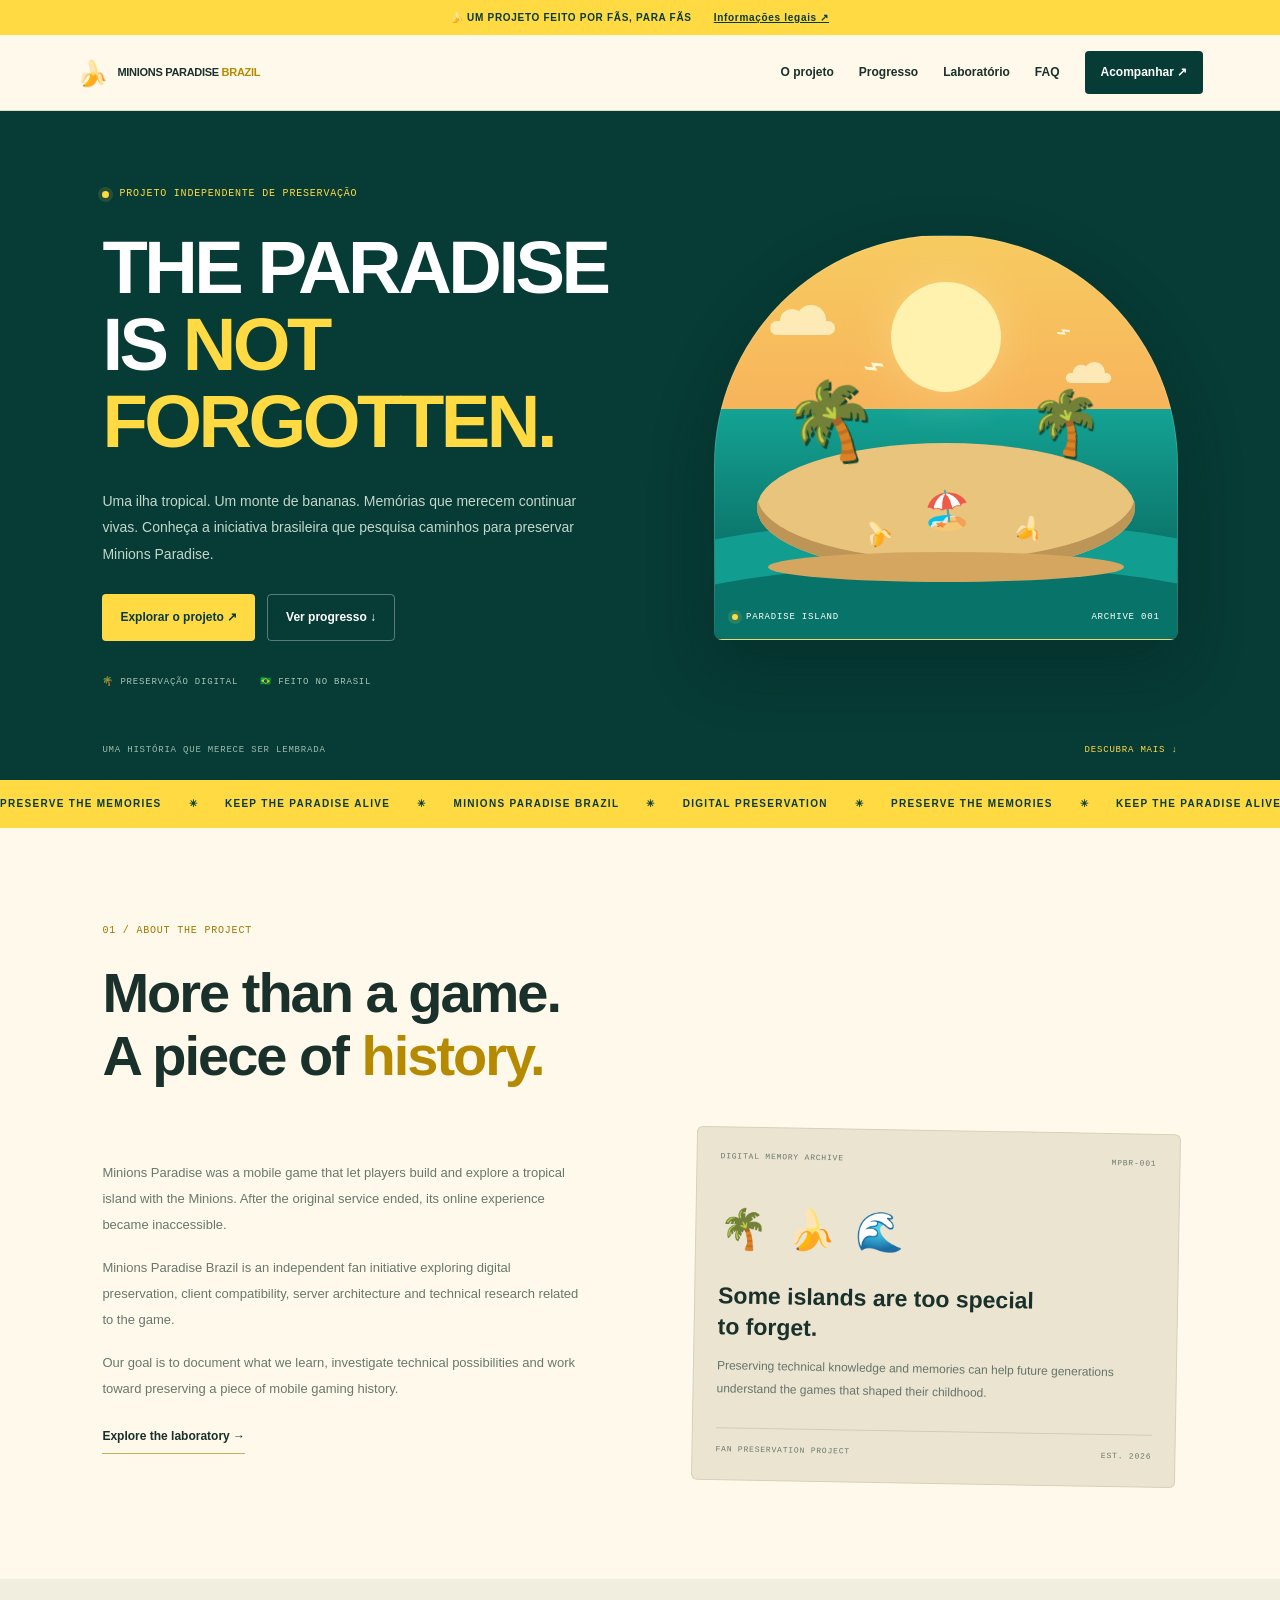
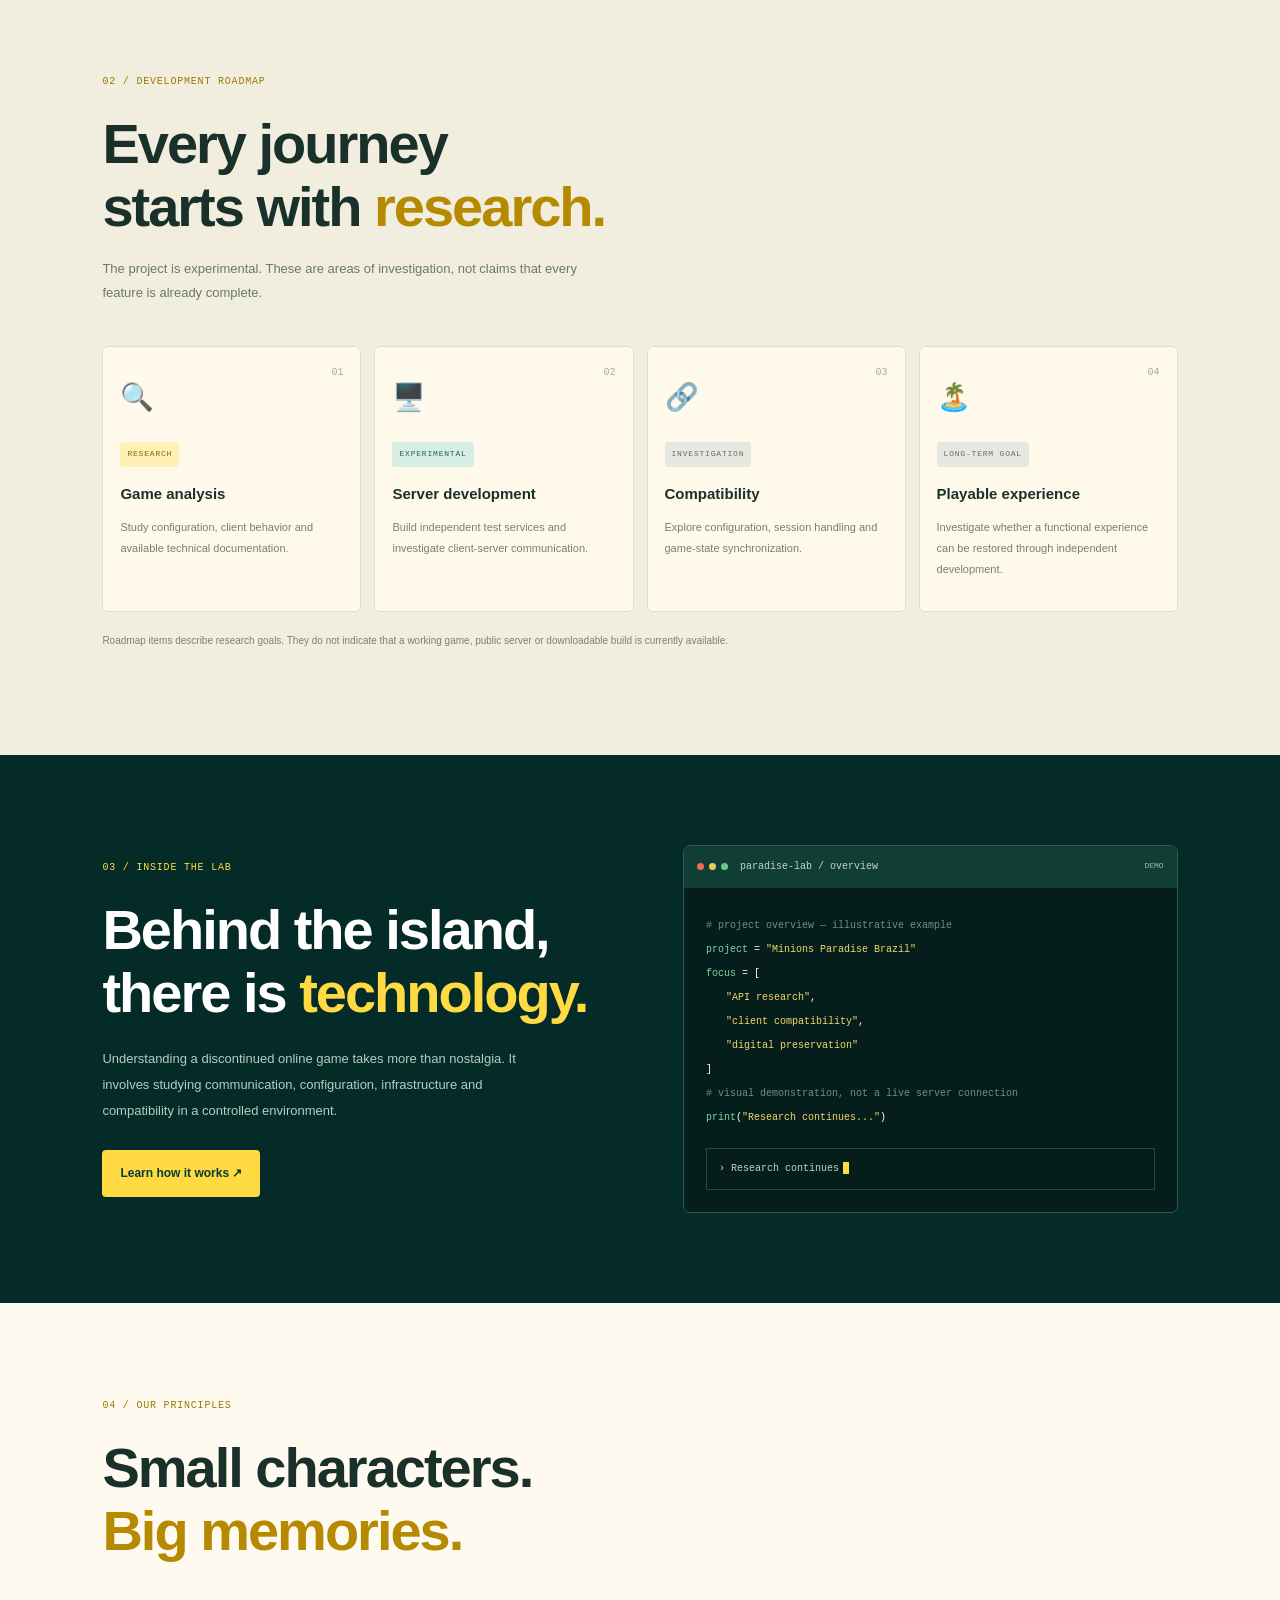
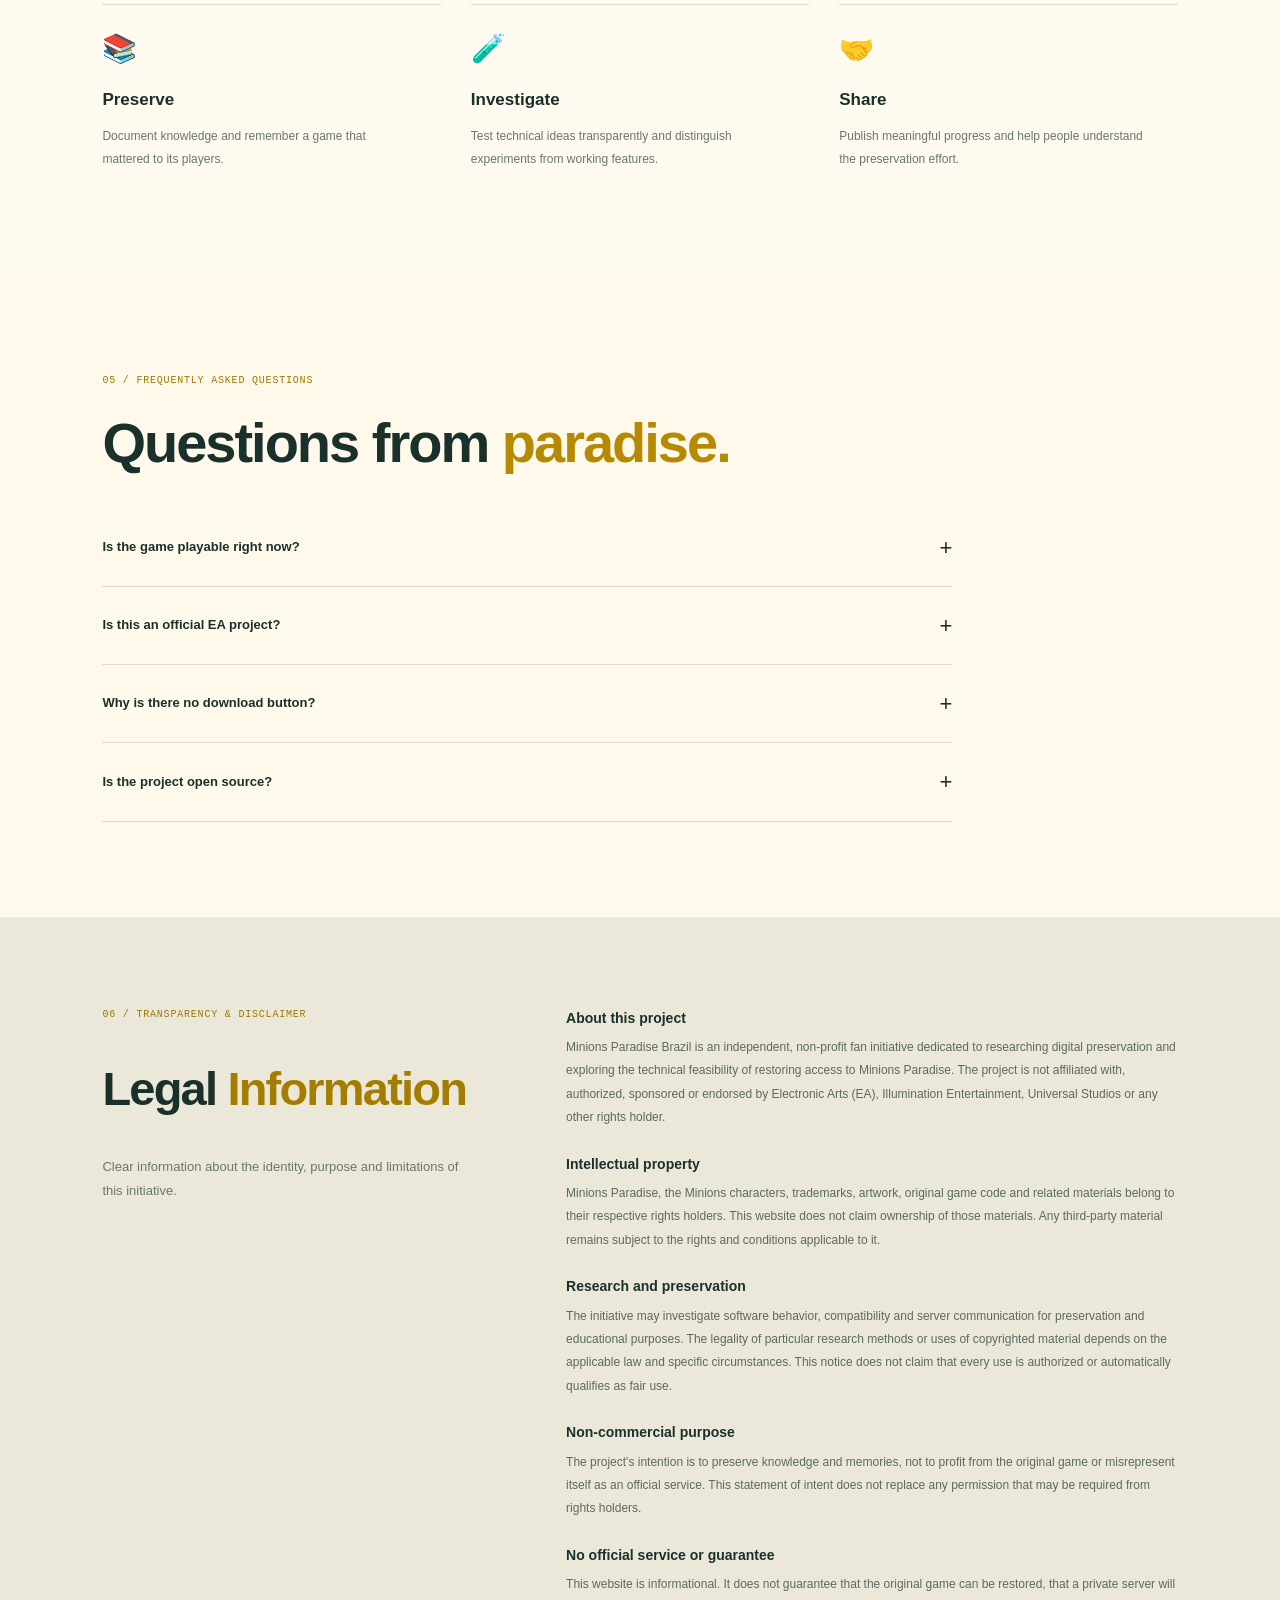
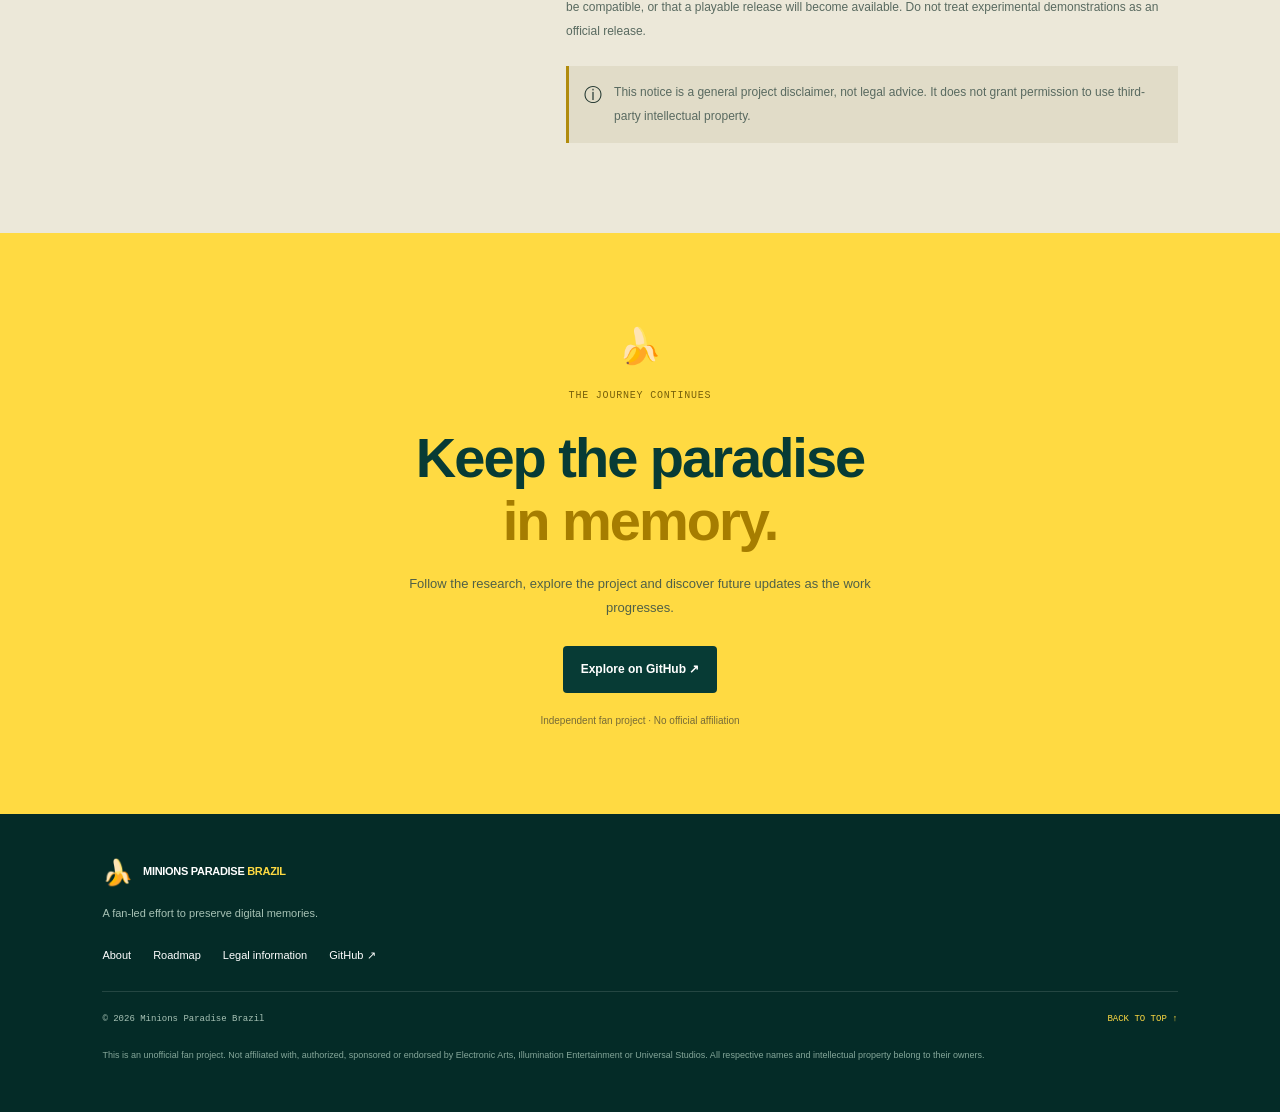
<file: index.html>
<!DOCTYPE html>
<html lang="pt-BR">
<head>
  <meta charset="UTF-8">
  <meta name="viewport" content="width=device-width, initial-scale=1">
  <meta name="theme-color" content="#073b35">
  <meta name="description" content="Minions Paradise Brazil — iniciativa independente de fãs dedicada à preservação digital e à pesquisa sobre Minions Paradise.">
  <title>Minions Paradise Brazil — O paraíso continua</title>
  <link rel="stylesheet" href="./style.css">
  <script src="./script.js" defer></script>
</head>
<body>
  <div class="topbar">
    <span>🍌 UM PROJETO FEITO POR FÃS, PARA FÃS</span>
    <a href="#legal">Informações legais ↗</a>
  </div>

  <header class="header">
    <a href="#home" class="brand">
      <span class="brand-icon">🍌</span>
      <span>MINIONS PARADISE <b>BRAZIL</b></span>
    </a>

    <button class="menu-toggle" id="menu-toggle"
      aria-label="Abrir menu" aria-expanded="false">☰</button>

    <nav class="nav" id="nav">
      <a href="#about">O projeto</a>
      <a href="#progress">Progresso</a>
      <a href="#laboratory">Laboratório</a>
      <a href="#faq">FAQ</a>
      <a class="nav-button" href="#follow">Acompanhar ↗</a>
    </nav>
  </header>

  <main>
    <section class="hero" id="home">
      <div class="hero-content">
        <div class="eyebrow">
          <span class="status-dot"></span>
          PROJETO INDEPENDENTE DE PRESERVAÇÃO
        </div>

        <h1>THE PARADISE<br>IS <span>NOT FORGOTTEN.</span></h1>

        <p class="hero-description">
          Uma ilha tropical. Um monte de bananas. Memórias que merecem
          continuar vivas. Conheça a iniciativa brasileira que pesquisa
          caminhos para preservar Minions Paradise.
        </p>

        <div class="hero-actions">
          <a class="button button-yellow" href="#about">Explorar o projeto ↗</a>
          <a class="button button-outline" href="#progress">Ver progresso ↓</a>
        </div>

        <div class="hero-meta">
          <span>🌴 PRESERVAÇÃO DIGITAL</span>
          <span>🇧🇷 FEITO NO BRASIL</span>
        </div>
      </div>

      <div class="island-art" aria-label="Ilustração de uma ilha tropical">
        <div class="sun"></div>
        <div class="cloud cloud-one"></div>
        <div class="cloud cloud-two"></div>
        <div class="bird bird-one">⌁</div>
        <div class="bird bird-two">⌁</div>

        <div class="island">
          <div class="palm palm-one"><span>🌴</span></div>
          <div class="palm palm-two"><span>🌴</span></div>
          <div class="hut">🏖️</div>
          <div class="banana banana-one">🍌</div>
          <div class="banana banana-two">🍌</div>
        </div>

        <div class="wave wave-one"></div>
        <div class="wave wave-two"></div>

        <div class="art-label">
          <span class="status-dot"></span>
          PARADISE ISLAND
          <span>ARCHIVE 001</span>
        </div>
      </div>

      <div class="hero-bottom">
        <span>UMA HISTÓRIA QUE MERECE SER LEMBRADA</span>
        <a href="#about">DESCUBRA MAIS ↓</a>
      </div>
    </section>

    <div class="ticker">
      <div class="ticker-track">
        <span>PRESERVE THE MEMORIES</span> ✳
        <span>KEEP THE PARADISE ALIVE</span> ✳
        <span>MINIONS PARADISE BRAZIL</span> ✳
        <span>DIGITAL PRESERVATION</span> ✳
        <span>PRESERVE THE MEMORIES</span> ✳
        <span>KEEP THE PARADISE ALIVE</span> ✳
        <span>MINIONS PARADISE BRAZIL</span> ✳
        <span>DIGITAL PRESERVATION</span> ✳
      </div>
    </div>

    <section class="section" id="about">
      <div class="section-heading">
        <span class="section-label">01 / ABOUT THE PROJECT</span>
        <h2>More than a game.<br>A piece of <span>history.</span></h2>
      </div>

      <div class="about-grid">
        <div class="about-copy">
          <p>
            Minions Paradise was a mobile game that let players build and
            explore a tropical island with the Minions. After the original
            service ended, its online experience became inaccessible.
          </p>

          <p>
            Minions Paradise Brazil is an independent fan initiative exploring
            digital preservation, client compatibility, server architecture
            and technical research related to the game.
          </p>

          <p>
            Our goal is to document what we learn, investigate technical
            possibilities and work toward preserving a piece of mobile gaming
            history.
          </p>

          <a href="#laboratory" class="text-link">Explore the laboratory →</a>
        </div>

        <div class="memory-card">
          <div class="memory-card-top">
            <span>DIGITAL MEMORY ARCHIVE</span>
            <span>MPBR-001</span>
          </div>

          <div class="memory-illustration">🌴 🍌 🌊</div>

          <h3>Some islands are too special to forget.</h3>

          <p>
            Preserving technical knowledge and memories can help future
            generations understand the games that shaped their childhood.
          </p>

          <div class="memory-card-bottom">
            <span>FAN PRESERVATION PROJECT</span>
            <span>EST. 2026</span>
          </div>
        </div>
      </div>
    </section>

    <section class="section progress-section" id="progress">
      <div class="section-heading">
        <span class="section-label">02 / DEVELOPMENT ROADMAP</span>
        <h2>Every journey<br>starts with <span>research.</span></h2>
        <p class="section-intro">
          The project is experimental. These are areas of investigation,
          not claims that every feature is already complete.
        </p>
      </div>

      <div class="progress-grid">
        <article class="progress-card">
          <span class="card-number">01</span>
          <div class="card-icon">🔍</div>
          <span class="badge badge-research">RESEARCH</span>
          <h3>Game analysis</h3>
          <p>Study configuration, client behavior and available technical documentation.</p>
        </article>

        <article class="progress-card">
          <span class="card-number">02</span>
          <div class="card-icon">🖥️</div>
          <span class="badge badge-testing">EXPERIMENTAL</span>
          <h3>Server development</h3>
          <p>Build independent test services and investigate client-server communication.</p>
        </article>

        <article class="progress-card">
          <span class="card-number">03</span>
          <div class="card-icon">🔗</div>
          <span class="badge badge-planned">INVESTIGATION</span>
          <h3>Compatibility</h3>
          <p>Explore configuration, session handling and game-state synchronization.</p>
        </article>

        <article class="progress-card">
          <span class="card-number">04</span>
          <div class="card-icon">🏝️</div>
          <span class="badge badge-planned">LONG-TERM GOAL</span>
          <h3>Playable experience</h3>
          <p>Investigate whether a functional experience can be restored through independent development.</p>
        </article>
      </div>

      <p class="footnote">
        Roadmap items describe research goals. They do not indicate that a
        working game, public server or downloadable build is currently available.
      </p>
    </section>

    <section class="laboratory-section" id="laboratory">
      <div class="laboratory-grid">
        <div class="laboratory-copy">
          <span class="section-label">03 / INSIDE THE LAB</span>
          <h2>Behind the island,<br>there is <span>technology.</span></h2>
          <p>
            Understanding a discontinued online game takes more than nostalgia.
            It involves studying communication, configuration, infrastructure
            and compatibility in a controlled environment.
          </p>
          <a href="#faq" class="button button-yellow">Learn how it works ↗</a>
        </div>

        <div class="terminal">
          <div class="terminal-header">
            <div class="terminal-lights"><i></i><i></i><i></i></div>
            <span>paradise-lab / overview</span>
            <span class="terminal-tag">DEMO</span>
          </div>

          <div class="terminal-body">
            <p class="comment"># project overview — illustrative example</p>
            <p><span class="green">project</span> = <span class="yellow">"Minions Paradise Brazil"</span></p>
            <p><span class="green">focus</span> = [</p>
            <p class="indent"><span class="yellow">"API research"</span>,</p>
            <p class="indent"><span class="yellow">"client compatibility"</span>,</p>
            <p class="indent"><span class="yellow">"digital preservation"</span></p>
            <p>]</p>
            <p class="comment"># visual demonstration, not a live server connection</p>
            <p><span class="green">print</span>(<span class="yellow">"Research continues..."</span>)</p>
            <div class="terminal-output">
              <span>›</span> Research continues<span class="cursor"></span>
            </div>
          </div>
        </div>
      </div>
    </section>

    <section class="section principles-section">
      <div class="section-heading">
        <span class="section-label">04 / OUR PRINCIPLES</span>
        <h2>Small characters.<br><span>Big memories.</span></h2>
      </div>

      <div class="principles-grid">
        <article class="principle">
          <span>📚</span>
          <h3>Preserve</h3>
          <p>Document knowledge and remember a game that mattered to its players.</p>
        </article>

        <article class="principle">
          <span>🧪</span>
          <h3>Investigate</h3>
          <p>Test technical ideas transparently and distinguish experiments from working features.</p>
        </article>

        <article class="principle">
          <span>🤝</span>
          <h3>Share</h3>
          <p>Publish meaningful progress and help people understand the preservation effort.</p>
        </article>
      </div>
    </section>

    <section class="faq-section section" id="faq">
      <div class="section-heading">
        <span class="section-label">05 / FREQUENTLY ASKED QUESTIONS</span>
        <h2>Questions from <span>paradise.</span></h2>
      </div>

      <div class="faq-list">
        <details>
          <summary>Is the game playable right now?<span>+</span></summary>
          <p>
            This website does not announce a playable release. Research and
            compatibility work are experimental, and a working experience
            depends on resolving technical challenges.
          </p>
        </details>

        <details>
          <summary>Is this an official EA project?<span>+</span></summary>
          <p>
            No. Minions Paradise Brazil is an independent fan initiative.
            It is not affiliated with, authorized, sponsored or endorsed by
            Electronic Arts, Illumination or Universal.
          </p>
        </details>

        <details>
          <summary>Why is there no download button?<span>+</span></summary>
          <p>
            No authorized release is announced on this website. We will only
            publish downloads when there is appropriate material that can
            responsibly and lawfully be distributed.
          </p>
        </details>

        <details>
          <summary>Is the project open source?<span>+</span></summary>
          <p>
            The website code can be shared independently. The game's original
            code, artwork and other proprietary assets are separate and are
            not automatically open source.
          </p>
        </details>
      </div>
    </section>

    <section class="legal-section" id="legal">
      <div class="legal-inner">
        <div class="legal-heading">
          <span class="section-label">06 / TRANSPARENCY & DISCLAIMER</span>
          <h2>Legal <span>Information</span></h2>
          <p>Clear information about the identity, purpose and limitations of this initiative.</p>
        </div>

        <div class="legal-content">
          <h3>About this project</h3>
          <p>
            Minions Paradise Brazil is an independent, non-profit fan initiative
            dedicated to researching digital preservation and exploring the
            technical feasibility of restoring access to Minions Paradise.
            The project is not affiliated with, authorized, sponsored or
            endorsed by Electronic Arts (EA), Illumination Entertainment,
            Universal Studios or any other rights holder.
          </p>

          <h3>Intellectual property</h3>
          <p>
            Minions Paradise, the Minions characters, trademarks, artwork,
            original game code and related materials belong to their respective
            rights holders. This website does not claim ownership of those
            materials. Any third-party material remains subject to the rights
            and conditions applicable to it.
          </p>

          <h3>Research and preservation</h3>
          <p>
            The initiative may investigate software behavior, compatibility
            and server communication for preservation and educational purposes.
            The legality of particular research methods or uses of copyrighted
            material depends on the applicable law and specific circumstances.
            This notice does not claim that every use is authorized or
            automatically qualifies as fair use.
          </p>

          <h3>Non-commercial purpose</h3>
          <p>
            The project's intention is to preserve knowledge and memories,
            not to profit from the original game or misrepresent itself as
            an official service. This statement of intent does not replace
            any permission that may be required from rights holders.
          </p>

          <h3>No official service or guarantee</h3>
          <p>
            This website is informational. It does not guarantee that the
            original game can be restored, that a private server will be
            compatible, or that a playable release will become available.
            Do not treat experimental demonstrations as an official release.
          </p>

          <div class="legal-note">
            <span>ⓘ</span>
            <p>
              This notice is a general project disclaimer, not legal advice.
              It does not grant permission to use third-party intellectual
              property.
            </p>
          </div>
        </div>
      </div>
    </section>

    <section class="final-cta" id="follow">
      <div class="cta-icon">🍌</div>
      <span class="section-label">THE JOURNEY CONTINUES</span>
      <h2>Keep the paradise<br><span>in memory.</span></h2>
      <p>
        Follow the research, explore the project and discover future updates
        as the work progresses.
      </p>
      <a class="button button-dark"
        href="https://github.com/thurdripii"
        target="_blank" rel="noopener noreferrer">
        Explore on GitHub ↗
      </a>
      <small>Independent fan project · No official affiliation</small>
    </section>
  </main>

  <footer class="footer">
    <a href="#home" class="brand footer-brand">
      <span class="brand-icon">🍌</span>
      <span>MINIONS PARADISE <b>BRAZIL</b></span>
    </a>

    <p>A fan-led effort to preserve digital memories.</p>

    <div class="footer-links">
      <a href="#about">About</a>
      <a href="#progress">Roadmap</a>
      <a href="#legal">Legal information</a>
      <a href="https://github.com/thurdripii" target="_blank" rel="noopener noreferrer">GitHub ↗</a>
    </div>

    <div class="footer-bottom">
      <span>© <span id="year"></span> Minions Paradise Brazil</span>
      <a href="#home">BACK TO TOP ↑</a>
    </div>

    <p class="footer-legal">
      This is an unofficial fan project. Not affiliated with, authorized,
      sponsored or endorsed by Electronic Arts, Illumination Entertainment
      or Universal Studios. All respective names and intellectual property
      belong to their owners.
    </p>
  </footer>
</body>
</html>
</file>
<file: style.css>
:root {
  --green: #073b35;
  --deep: #042b27;
  --green-light: #14584b;
  --yellow: #ffda42;
  --cream: #fff9eb;
  --paper: #f2eedf;
  --ink: #1a302a;
  --muted: #68786d;
  --line: #e1ddcc;
  --mono: "Courier New", monospace;
  --sans: Arial, Helvetica, sans-serif;
}

* { box-sizing: border-box; }

html {
  scroll-behavior: smooth;
  scroll-padding-top: 90px;
}

body {
  margin: 0;
  color: var(--ink);
  background: var(--cream);
  font-family: var(--sans);
  line-height: 1.6;
}

a { color: inherit; text-decoration: none; }
button { font: inherit; }
section { scroll-margin-top: 85px; }

.topbar {
  min-height: 35px;
  padding: 8px 6%;
  background: var(--yellow);
  color: var(--green);
  display: flex;
  justify-content: center;
  align-items: center;
  gap: 22px;
  flex-wrap: wrap;
  font-size: 10px;
  font-weight: bold;
  letter-spacing: .7px;
}

.topbar a { text-decoration: underline; }

.header {
  position: sticky;
  top: 0;
  z-index: 20;
  min-height: 76px;
  padding: 0 6%;
  display: flex;
  justify-content: space-between;
  align-items: center;
  gap: 20px;
  background: var(--cream);
  border-bottom: 1px solid var(--line);
}

.brand {
  display: inline-flex;
  align-items: center;
  gap: 10px;
  font-size: 11px;
  font-weight: 900;
  letter-spacing: -.3px;
  white-space: nowrap;
}

.brand-icon { font-size: 25px; }
.brand b { color: #b68a00; }

.nav {
  display: flex;
  align-items: center;
  gap: 25px;
  font-size: 12px;
  font-weight: bold;
}

.nav a:not(.nav-button):hover,
.footer-links a:hover { color: #ae8300; }

.nav-button {
  background: var(--green);
  color: white;
  padding: 12px 16px;
  border-radius: 4px;
}

.menu-toggle {
  display: none;
  border: 0;
  background: transparent;
  color: var(--green);
  font-size: 25px;
  cursor: pointer;
}

.hero {
  min-height: 630px;
  position: relative;
  overflow: hidden;
  display: grid;
  grid-template-columns: 1.1fr .9fr;
  align-items: center;
  gap: 45px;
  padding: 75px 8% 90px;
  background: var(--green);
  color: white;
}

.hero-content { position: relative; z-index: 2; }

.eyebrow,
.section-label,
.hero-meta,
.hero-bottom,
.art-label,
.memory-card-top,
.memory-card-bottom,
.badge,
.team-label {
  font-family: var(--mono);
  font-size: 10px;
  letter-spacing: .8px;
}

.eyebrow {
  color: var(--yellow);
  display: flex;
  align-items: center;
  gap: 10px;
}

.status-dot {
  width: 7px;
  height: 7px;
  display: inline-block;
  border-radius: 50%;
  background: var(--yellow);
  box-shadow: 0 0 0 4px #ffda4220;
}

.hero h1 {
  font-size: clamp(42px, 5.8vw, 77px);
  line-height: 1.04;
  letter-spacing: -3.5px;
  margin: 27px 0;
}

.hero h1 span { color: var(--yellow); }

.hero-description {
  max-width: 500px;
  color: #c3d7cc;
  font-size: 14px;
  line-height: 1.9;
}

.hero-actions {
  display: flex;
  gap: 12px;
  flex-wrap: wrap;
  margin-top: 27px;
}

.button {
  min-height: 47px;
  padding: 0 18px;
  border-radius: 4px;
  display: inline-flex;
  justify-content: center;
  align-items: center;
  gap: 12px;
  font-size: 12px;
  font-weight: bold;
  transition: transform .2s, background .2s;
}

.button:hover { transform: translateY(-3px); }
.button-yellow { background: var(--yellow); color: var(--green); }
.button-outline { border: 1px solid #ffffff55; color: white; }
.button-outline:hover { background: #ffffff12; }

.hero-meta {
  display: flex;
  gap: 22px;
  flex-wrap: wrap;
  margin-top: 34px;
  color: #a9c5b8;
  font-size: 9px;
}

.island-art {
  position: relative;
  width: 100%;
  max-width: 470px;
  height: 405px;
  justify-self: center;
  overflow: hidden;
  border-radius: 230px 230px 8px 8px;
  border: 1px solid #ffffff24;
  background: linear-gradient(#f7cb60 0%, #f7b45b 43%, #13a394 43%, #07554d 100%);
  box-shadow: 0 25px 65px #001e1b55;
}

.sun {
  position: absolute;
  top: 46px;
  left: calc(50% - 55px);
  width: 110px;
  height: 110px;
  border-radius: 50%;
  background: #fff1ae;
  box-shadow: 0 0 50px #fff1ae55;
}

.cloud {
  position: absolute;
  width: 65px;
  height: 14px;
  border-radius: 20px;
  background: #fff8d4;
  opacity: .75;
}

.cloud::before,
.cloud::after {
  content: "";
  position: absolute;
  border-radius: 50%;
  background: inherit;
}

.cloud::before { width: 24px; height: 24px; left: 10px; top: -12px; }
.cloud::after { width: 30px; height: 30px; right: 9px; top: -16px; }
.cloud-one { top: 85px; left: 12%; }
.cloud-two { top: 135px; right: 12%; transform: scale(.7); }

.bird {
  position: absolute;
  color: #fff6d3;
  font-size: 36px;
  transform: rotate(-25deg);
}

.bird-one { top: 100px; left: 32%; }
.bird-two { top: 75px; right: 23%; font-size: 25px; }

.island {
  position: absolute;
  z-index: 2;
  left: 9%;
  top: 207px;
  width: 82%;
  height: 130px;
  border-radius: 50%;
  background: #e9c47d;
  box-shadow: inset 0 -13px #bd9556;
}

.island::after {
  content: "";
  position: absolute;
  left: 3%;
  bottom: -9px;
  width: 94%;
  height: 30px;
  border-radius: 50%;
  background: #d5a65f;
  z-index: -1;
}

.palm {
  position: absolute;
  top: -83px;
  font-size: 76px;
  filter: drop-shadow(2px 3px #16472e);
}

.palm-one { left: 7%; transform: rotate(-9deg); }
.palm-two { right: 6%; transform: rotate(8deg) scale(.8); }

.hut {
  position: absolute;
  top: 38px;
  left: calc(50% - 22px);
  font-size: 37px;
}

.banana {
  position: absolute;
  font-size: 23px;
}

.banana-one { bottom: 22px; left: 28%; transform: rotate(-25deg); }
.banana-two { bottom: 27px; right: 24%; transform: rotate(20deg); }

.wave {
  position: absolute;
  width: 125%;
  left: -12%;
  height: 90px;
  border-radius: 50%;
}

.wave-one { top: 285px; background: #119e91; }
.wave-two { top: 330px; background: #087469; }

.art-label {
  position: absolute;
  z-index: 4;
  left: 17px;
  right: 17px;
  bottom: 15px;
  display: flex;
  align-items: center;
  gap: 8px;
  color: white;
  font-size: 9px;
}

.art-label .status-dot { width: 6px; height: 6px; }
.art-label span:last-child { margin-left: auto; }

.hero-bottom {
  position: absolute;
  left: 8%;
  right: 8%;
  bottom: 22px;
  display: flex;
  justify-content: space-between;
  gap: 20px;
  color: #9cbcaf;
  font-size: 9px;
}

.hero-bottom a { color: var(--yellow); }

.ticker {
  overflow: hidden;
  background: var(--yellow);
  color: var(--green);
  padding: 16px 0;
}

.ticker-track {
  display: flex;
  align-items: center;
  justify-content: space-around;
  gap: 27px;
  width: max-content;
  min-width: 100%;
  font-size: 10px;
  font-weight: 900;
  letter-spacing: 1.3px;
}

.ticker-track span { white-space: nowrap; }

.section { padding: 95px 8%; }

.section-heading { max-width: 760px; }

.section-label {
  display: block;
  margin-bottom: 22px;
  color: #9c7800;
}

.section-heading h2,
.laboratory-copy h2,
.final-cta h2 {
  margin: 0;
  font-size: clamp(35px, 4.6vw, 56px);
  line-height: 1.13;
  letter-spacing: -2px;
}

.section-heading h2 span { color: #b68a00; }

.about-grid {
  display: grid;
  grid-template-columns: 1fr 1fr;
  gap: 10%;
  align-items: center;
  margin-top: 43px;
}

.about-copy p {
  color: var(--muted);
  font-size: 13px;
  line-height: 2;
  margin: 0 0 17px;
}

.text-link {
  display: inline-block;
  margin-top: 8px;
  padding-bottom: 7px;
  border-bottom: 1px solid #c5af56;
  font-size: 12px;
  font-weight: bold;
}

.memory-card {
  padding: 23px;
  background: #eae4d1;
  border: 1px solid #d8d0b9;
  border-radius: 6px;
  transform: rotate(1deg);
}

.memory-card-top,
.memory-card-bottom {
  display: flex;
  justify-content: space-between;
  gap: 10px;
  color: #6c796f;
  font-size: 8px;
}

.memory-illustration {
  margin: 35px 0 20px;
  font-size: 39px;
  letter-spacing: 4px;
}

.memory-card h3 {
  margin: 0 0 12px;
  max-width: 330px;
  font-size: 23px;
  line-height: 1.35;
}

.memory-card p {
  color: #66746a;
  font-size: 12px;
  line-height: 1.9;
}

.memory-card-bottom {
  border-top: 1px solid #d4ccb5;
  padding-top: 15px;
  margin-top: 27px;
}

.progress-section { background: var(--paper); }

.section-intro {
  max-width: 510px;
  margin-top: 18px;
  color: var(--muted);
  font-size: 13px;
  line-height: 1.9;
}

.progress-grid {
  display: grid;
  grid-template-columns: repeat(4, minmax(0, 1fr));
  gap: 13px;
  margin-top: 40px;
}

.progress-card {
  position: relative;
  min-height: 260px;
  padding: 20px 17px;
  background: var(--cream);
  border: 1px solid #e3ddca;
  border-radius: 6px;
  transition: transform .2s, box-shadow .2s;
}

.progress-card:hover {
  transform: translateY(-4px);
  box-shadow: 0 12px 28px #203b2710;
}

.card-number {
  position: absolute;
  top: 18px;
  right: 17px;
  color: #a4aa9d;
  font-family: var(--mono);
  font-size: 10px;
}

.card-icon { margin: 9px 0 19px; font-size: 27px; }

.badge {
  display: inline-block;
  padding: 6px 7px;
  border-radius: 3px;
  font-size: 8px;
}

.badge-research { background: #fff0b5; color: #876800; }
.badge-testing { background: #d6eee3; color: #246650; }
.badge-planned { background: #e7e8e0; color: #647067; }

.progress-card h3 { margin: 15px 0 8px; font-size: 15px; }
.progress-card p { color: #748077; font-size: 11px; line-height: 1.9; }
.footnote { margin-top: 20px; color: #788077; font-size: 10px; line-height: 1.8; }

.laboratory-section {
  padding: 90px 8%;
  background: var(--deep);
  color: white;
}

.laboratory-grid {
  max-width: 1150px;
  margin: auto;
  display: grid;
  grid-template-columns: 1fr 1fr;
  gap: 8%;
  align-items: center;
}

.laboratory-copy .section-label { color: var(--yellow); }
.laboratory-copy h2 span { color: var(--yellow); }

.laboratory-copy > p {
  max-width: 440px;
  margin: 22px 0 26px;
  color: #b6cdc3;
  font-size: 13px;
  line-height: 2;
}

.terminal {
  overflow: hidden;
  border: 1px solid #2b5c4f;
  border-radius: 7px;
  background: #061e1b;
  font-family: var(--mono);
  font-size: 10px;
}

.terminal-header {
  display: flex;
  align-items: center;
  gap: 12px;
  padding: 13px;
  background: #103d34;
  color: #c1d4cb;
}

.terminal-lights { display: flex; gap: 5px; }
.terminal-lights i { width: 7px; height: 7px; border-radius: 50%; background: #eb6b55; }
.terminal-lights i:nth-child(2) { background: #f0c95b; }
.terminal-lights i:nth-child(3) { background: #68c98c; }
.terminal-tag { margin-left: auto; color: #9dbbae; font-size: 8px; }

.terminal-body { padding: 22px; overflow-wrap: anywhere; }
.terminal-body p { margin: 7px 0; line-height: 1.7; }
.comment { color: #6b9281; }
.green { color: #7dd6a4; }
.yellow { color: #f3d76d; }
.indent { padding-left: 20px; }

.terminal-output {
  margin-top: 22px;
  padding: 12px;
  border: 1px solid #1e4e41;
  color: #c0d6ca;
}

.terminal-output > span:first-child { color: var(--yellow); }

.cursor {
  display: inline-block;
  width: 6px;
  height: 12px;
  margin-left: 4px;
  vertical-align: middle;
  background: var(--yellow);
  animation: blink 1s steps(2) infinite;
}

@keyframes blink { 50% { opacity: 0; } }

.principles-section { background: #fffaf0; }

.principles-grid {
  display: grid;
  grid-template-columns: repeat(3, 1fr);
  gap: 30px;
  margin-top: 42px;
}

.principle { padding-top: 22px; border-top: 1px solid var(--line); }
.principle > span { font-size: 28px; }
.principle h3 { margin: 14px 0 8px; font-size: 17px; }
.principle p { max-width: 310px; color: var(--muted); font-size: 12px; line-height: 1.9; }

.faq-list { max-width: 850px; margin-top: 35px; }
.faq-list details { border-bottom: 1px solid var(--line); }

.faq-list summary {
  display: flex;
  justify-content: space-between;
  align-items: center;
  gap: 18px;
  padding: 21px 0;
  cursor: pointer;
  list-style: none;
  font-size: 13px;
  font-weight: bold;
}

.faq-list summary::-webkit-details-marker { display: none; }
.faq-list summary span { font-size: 22px; font-weight: normal; transition: transform .2s; }
.faq-list details[open] summary span { transform: rotate(45deg); }

.faq-list details p {
  max-width: 720px;
  margin: 0;
  padding: 0 0 22px;
  color: var(--muted);
  font-size: 12px;
  line-height: 1.9;
}

.legal-section {
  padding: 90px 8%;
  background: #ece8d9;
}

.legal-inner {
  max-width: 1100px;
  margin: auto;
  display: grid;
  grid-template-columns: .75fr 1.25fr;
  gap: 9%;
  align-items: start;
}

.legal-heading h2 {
  font-size: clamp(33px, 4vw, 47px);
  line-height: 1.15;
  letter-spacing: -1.8px;
}

.legal-heading h2 span { color: #a47d00; }

.legal-heading > p {
  color: var(--muted);
  font-size: 13px;
  line-height: 1.9;
}

.legal-content h3 {
  margin: 0 0 7px;
  font-size: 14px;
}

.legal-content p {
  margin: 0 0 23px;
  color: #596a60;
  font-size: 12px;
  line-height: 1.95;
}

.legal-note {
  display: flex;
  align-items: flex-start;
  gap: 12px;
  padding: 15px;
  background: #e1dcc8;
  border-left: 3px solid #b18b0c;
}

.legal-note > span { font-size: 18px; }
.legal-note p { margin: 0; }

.final-cta {
  padding: 85px 7%;
  text-align: center;
  background: var(--yellow);
  color: var(--green);
}

.cta-icon { margin-bottom: 14px; font-size: 35px; }
.final-cta .section-label { color: #77600b; }
.final-cta h2 span { color: #a67d00; }

.final-cta > p {
  max-width: 470px;
  margin: 19px auto 25px;
  color: #506047;
  font-size: 13px;
  line-height: 1.9;
}

.button-dark { background: var(--green); color: white; }
.final-cta small { display: block; margin-top: 20px; color: #776b37; font-size: 10px; }

.footer {
  padding: 38px 8% 24px;
  background: var(--deep);
  color: white;
}

.footer-brand b { color: var(--yellow); }
.footer > p { color: #a7c2b5; font-size: 11px; margin: 13px 0 24px; }

.footer-links {
  display: flex;
  flex-wrap: wrap;
  gap: 22px;
  margin-bottom: 27px;
  font-size: 11px;
}

.footer-bottom {
  display: flex;
  justify-content: space-between;
  gap: 18px;
  flex-wrap: wrap;
  padding-top: 20px;
  border-top: 1px solid #ffffff20;
  color: #a7c2b5;
  font-family: var(--mono);
  font-size: 9px;
}

.footer-bottom a { color: var(--yellow); }

.footer-legal {
  max-width: 900px;
  margin-top: 20px !important;
  color: #84a699 !important;
  font-size: 9px !important;
  line-height: 1.9;
}

@media (max-width: 1000px) {
  .nav { gap: 13px; }
  .hero { padding-left: 6%; padding-right: 6%; gap: 25px; }
  .hero h1 { letter-spacing: -2px; }
  .progress-grid { grid-template-columns: repeat(2, minmax(0, 1fr)); }
}

@media (max-width: 720px) {
  .header { min-height: 67px; padding: 0 5%; }
  .brand { font-size: 9px; }
  .brand-icon { font-size: 21px; }
  .menu-toggle { display: block; }

  .nav {
    display: none;
    position: absolute;
    top: 100%;
    left: 0;
    right: 0;
    padding: 15px 6% 22px;
    background: var(--cream);
    border-bottom: 1px solid var(--line);
    flex-direction: column;
    align-items: stretch;
    gap: 0;
  }

  .nav.open { display: flex; }
  .nav a { padding: 13px 0; }
  .nav .nav-button { text-align: center; margin-top: 8px; padding: 13px; }

  .hero {
    grid-template-columns: 1fr;
    padding: 60px 7% 82px;
    gap: 35px;
  }

  .hero h1 { font-size: clamp(39px, 10vw, 65px); }
  .hero-description { font-size: 13px; }
  .island-art { max-width: 430px; height: 345px; }
  .island { top: 175px; }
  .wave-one { top: 250px; }
  .wave-two { top: 292px; }

  .hero-bottom { left: 7%; right: 7%; font-size: 8px; }
  .hero-meta { gap: 12px; }

  .section, .legal-section { padding: 68px 7%; }
  .about-grid, .laboratory-grid, .legal-inner { grid-template-columns: 1fr; gap: 34px; }
  .progress-grid { gap: 10px; }
  .progress-card { padding: 16px 13px; min-height: 245px; }
  .progress-card h3 { font-size: 14px; }
  .progress-card p { font-size: 10px; }
  .badge { font-size: 7px; }
  .laboratory-section { padding: 70px 7%; }
  .terminal-body { padding: 15px; font-size: 9px; }
  .principles-grid { grid-template-columns: 1fr; gap: 24px; }
  .final-cta { padding: 70px 7%; }
  .footer { padding: 33px 7% 22px; }
  .legal-heading h2 { font-size: 39px; }
}

@media (max-width: 380px) {
  .topbar { font-size: 9px; gap: 7px; }
  .hero h1 { font-size: 37px; letter-spacing: -1.5px; }
  .progress-grid { grid-template-columns: 1fr; }
  .progress-card { min-height: auto; padding: 20px; }
  .hero-bottom { font-size: 7px; }
  .button { padding: 0 12px; font-size: 11px; }
}

@media (prefers-reduced-motion: reduce) {
  *, *::before, *::after {
    scroll-behavior: auto !important;
    animation: none !important;
    transition: none !important;
  }
}
</file>
